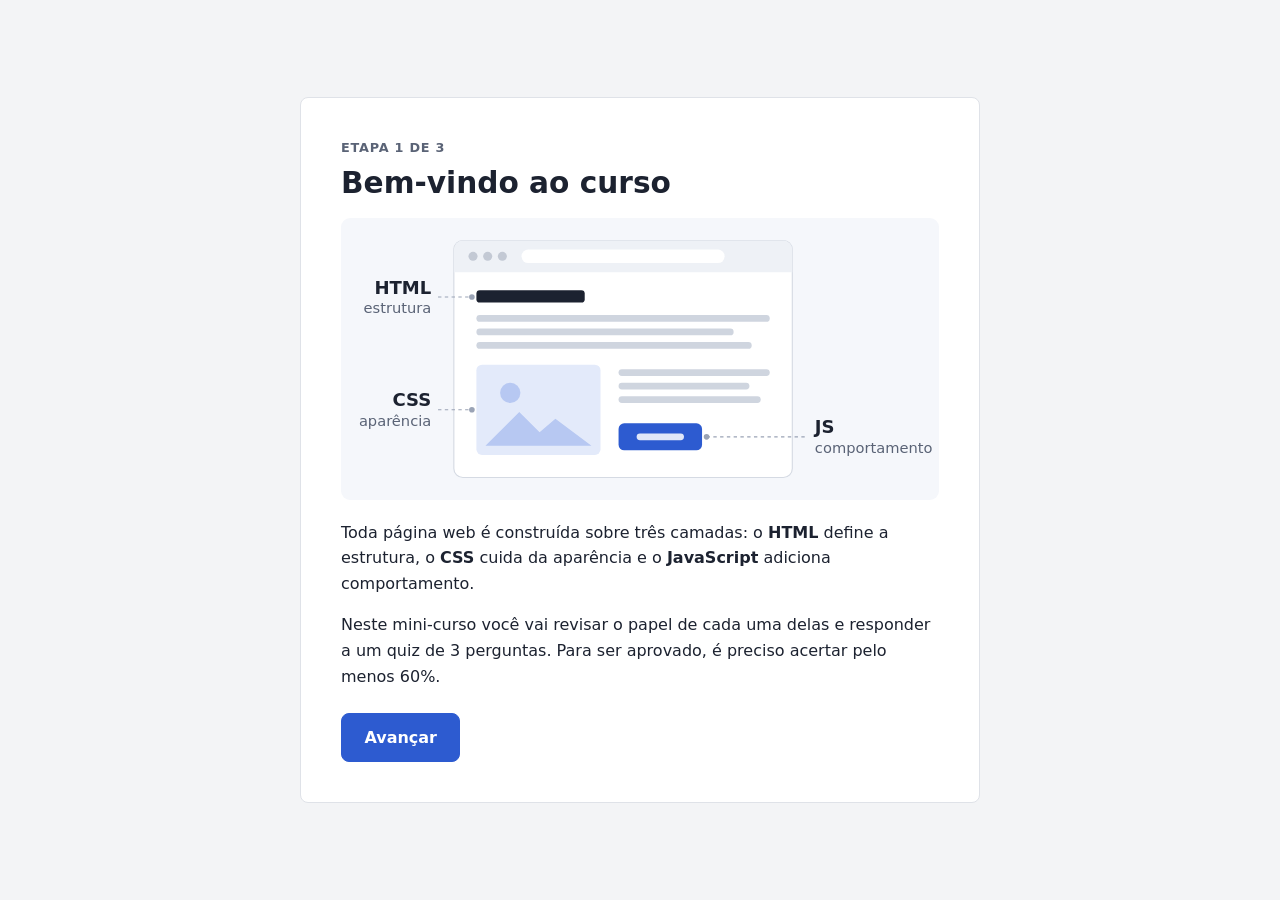
<file: curso/index.html>
<!DOCTYPE html>
<html lang="pt-BR">
<head>
  <meta charset="UTF-8">
  <meta name="viewport" content="width=device-width, initial-scale=1">
  <title>Fundamentos de HTML, CSS e JavaScript</title>
  <link rel="stylesheet" href="css/estilo.css">
</head>
<body>
  <main class="curso">

    <section class="tela" id="tela-boas-vindas" aria-labelledby="titulo-boas-vindas">
      <p class="tela__etapa">Etapa 1 de 3</p>
      <h1 id="titulo-boas-vindas">Bem-vindo ao curso</h1>
      <figure class="ilustracao">
        <img src="img/camadas-web.svg" width="530" height="250"
             alt="Esboço de uma página web: o HTML aponta para a estrutura, o CSS para a aparência e o JS para o botão.">
      </figure>
      <p>
        Toda página web é construída sobre três camadas: o <strong>HTML</strong> define a estrutura,
        o <strong>CSS</strong> cuida da aparência e o <strong>JavaScript</strong> adiciona comportamento.
      </p>
      <p>
        Neste mini-curso você vai revisar o papel de cada uma delas e responder a um quiz de
        3 perguntas. Para ser aprovado, é preciso acertar pelo menos 60%.
      </p>
      <div class="tela__acoes">
        <button type="button" class="botao" data-acao="avancar">Avançar</button>
      </div>
    </section>

    <section class="tela" id="tela-quiz" aria-labelledby="titulo-quiz" hidden>
      <p class="tela__etapa">Etapa 2 de 3</p>
      <h1 id="titulo-quiz">Quiz</h1>

      <form class="quiz" id="quiz">
        <p class="quiz__progresso" id="quiz-progresso"></p>
        <fieldset class="quiz__pergunta">
          <legend id="quiz-enunciado"></legend>
          <div class="quiz__opcoes" id="quiz-opcoes"></div>
        </fieldset>
        <p class="quiz__feedback" id="quiz-feedback" role="status" aria-live="polite"></p>
        <div class="tela__acoes">
          <button type="submit" class="botao" id="quiz-confirmar">Confirmar</button>
          <button type="button" class="botao" id="quiz-proxima" hidden>Próxima pergunta</button>
        </div>
      </form>

      <div class="resultado" id="resultado" hidden>
        <p class="resultado__nota" id="resultado-nota"></p>
        <p id="resultado-mensagem"></p>
        <div class="tela__acoes">
          <button type="button" class="botao" id="resultado-avancar" data-acao="avancar">Avançar</button>
          <button type="button" class="botao" id="resultado-reiniciar" data-acao="reiniciar">Reiniciar curso</button>
          <button type="button" class="botao botao--secundario" data-acao="sair">Sair do curso</button>
        </div>
      </div>
    </section>

    <section class="tela" id="tela-conclusao" aria-labelledby="titulo-conclusao" hidden>
      <p class="tela__etapa">Etapa 3 de 3</p>
      <h1 id="titulo-conclusao">Parabéns, você concluiu!</h1>
      <p id="conclusao-nota"></p>
      <p>Obrigado por participar do curso.</p>
      <div class="tela__acoes">
        <button type="button" class="botao" data-acao="sair">Sair do curso</button>
        <button type="button" class="botao botao--secundario" data-acao="reiniciar">Reiniciar curso</button>
      </div>
    </section>

    <section class="tela" id="tela-encerrada" aria-labelledby="titulo-encerrada" hidden>
      <h1 id="titulo-encerrada">Sessão encerrada</h1>
      <p>Seu progresso foi salvo. Você já pode fechar esta janela.</p>
    </section>

  </main>

  <script src="js/scorm-api.js"></script>
  <script src="js/rastreamento.js"></script>
  <script src="js/navegacao.js"></script>
  <script src="js/perguntas.js"></script>
  <script src="js/quiz.js"></script>
  <script src="js/tela-quiz.js"></script>
  <script src="js/curso.js"></script>
</body>
</html>
</file>
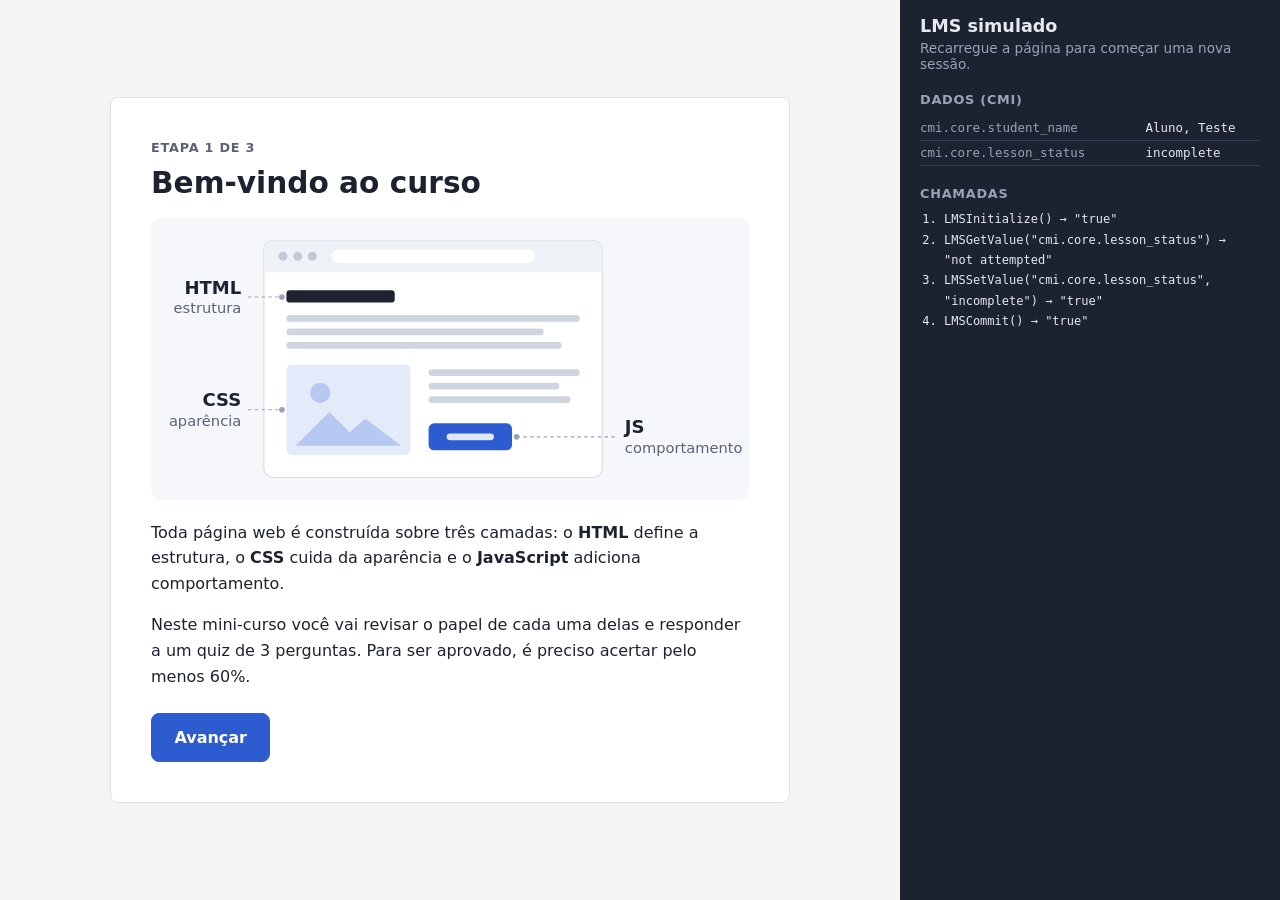
<file: teste/index.html>
<!DOCTYPE html>
<html lang="pt-BR">
<head>
  <meta charset="UTF-8">
  <meta name="viewport" content="width=device-width, initial-scale=1">
  <title>Teste local do SCORM</title>
  <link rel="stylesheet" href="painel.css">
</head>
<body>
  <main class="teste">
    <iframe class="teste__curso" id="curso" title="Curso SCORM"></iframe>

    <aside class="teste__painel">
      <h1>LMS simulado</h1>
      <p class="teste__dica">Recarregue a página para começar uma nova sessão.</p>

      <h2>Dados (cmi)</h2>
      <table>
        <tbody id="dados"></tbody>
      </table>

      <h2>Chamadas</h2>
      <ol class="teste__registro" id="registro"></ol>
    </aside>
  </main>

  <script src="api-simulada.js"></script>
</body>
</html>
</file>
<file: curso/css/estilo.css>
:root {
  --cor-fundo: #f3f4f6;
  --cor-superficie: #ffffff;
  --cor-borda: #dfe2e8;
  --cor-texto: #1c2230;
  --cor-texto-suave: #5a6376;
  --cor-destaque: #2d5bd0;
  --cor-destaque-escura: #2249ab;
  --cor-acerto: #1d7a4b;
  --cor-acerto-fundo: #e9f6ef;
  --cor-erro: #b3261e;
  --cor-erro-fundo: #fbeceb;
  --raio: 8px;
  --espaco: 1rem;
}

*,
*::before,
*::after {
  box-sizing: border-box;
}

body {
  margin: 0;
  min-height: 100vh;
  display: grid;
  place-items: center;
  padding: calc(var(--espaco) * 1.5) var(--espaco);
  background: var(--cor-fundo);
  color: var(--cor-texto);
  font-family: system-ui, -apple-system, "Segoe UI", Roboto, sans-serif;
  font-size: 1rem;
  line-height: 1.6;
}

h1 {
  margin: 0 0 var(--espaco);
  font-size: clamp(1.4rem, 4vw, 1.85rem);
  line-height: 1.25;
}

p {
  margin: 0 0 var(--espaco);
}

/* Títulos recebem foco via script ao trocar de tela; não precisam de contorno. */
[tabindex="-1"]:focus {
  outline: none;
}

/* Contêiner e telas */

.curso {
  width: 100%;
  max-width: 680px;
  background: var(--cor-superficie);
  border: 1px solid var(--cor-borda);
  border-radius: var(--raio);
  padding: clamp(1.25rem, 5vw, 2.5rem);
}

.tela__etapa {
  margin-bottom: 0.35rem;
  color: var(--cor-texto-suave);
  font-size: 0.8rem;
  font-weight: 600;
  letter-spacing: 0.06em;
  text-transform: uppercase;
}

.tela__acoes {
  display: flex;
  flex-wrap: wrap;
  gap: 0.75rem;
  margin-top: calc(var(--espaco) * 1.5);
}

.ilustracao {
  margin: 0 0 calc(var(--espaco) * 1.25);
}

.ilustracao img {
  display: block;
  width: 100%;
  height: auto;
}

/* Botões */

.botao {
  appearance: none;
  border: 1px solid var(--cor-destaque);
  border-radius: var(--raio);
  padding: 0.65rem 1.4rem;
  background: var(--cor-destaque);
  color: #fff;
  font: inherit;
  font-weight: 600;
  cursor: pointer;
  transition: background-color 0.15s ease;
}

.botao:hover {
  background: var(--cor-destaque-escura);
}

.botao:disabled {
  opacity: 0.5;
  cursor: not-allowed;
}

.botao--secundario {
  background: transparent;
  color: var(--cor-destaque);
}

.botao--secundario:hover {
  background: #eef2fc;
}

.botao:focus-visible,
.quiz__opcao:focus-within {
  outline: 3px solid rgba(45, 91, 208, 0.35);
  outline-offset: 2px;
}

/* Quiz */

.quiz__progresso {
  margin-bottom: 0.5rem;
  color: var(--cor-texto-suave);
  font-size: 0.9rem;
}

.quiz__pergunta {
  margin: 0;
  padding: 0;
  border: 0;
}

.quiz__pergunta legend {
  margin-bottom: 0.75rem;
  padding: 0;
  font-size: 1.1rem;
  font-weight: 600;
}

.quiz__opcoes {
  display: grid;
  gap: 0.6rem;
}

.quiz__opcao {
  display: flex;
  align-items: flex-start;
  gap: 0.7rem;
  padding: 0.75rem 0.9rem;
  border: 1px solid var(--cor-borda);
  border-radius: var(--raio);
  cursor: pointer;
  transition: border-color 0.15s ease;
}

.quiz__opcao:has(input:enabled):hover {
  border-color: var(--cor-destaque);
}

.quiz__opcao input {
  margin-top: 0.3rem;
  accent-color: var(--cor-destaque);
}

.quiz__opcao:has(input:disabled) {
  cursor: default;
}

.quiz__opcao--correta {
  border-color: var(--cor-acerto);
  background: var(--cor-acerto-fundo);
}

.quiz__opcao--errada {
  border-color: var(--cor-erro);
  background: var(--cor-erro-fundo);
}

.quiz__feedback {
  min-height: 1.6em;
  margin: var(--espaco) 0 0;
  font-weight: 600;
}

.quiz__feedback--acerto {
  color: var(--cor-acerto);
}

.quiz__feedback--erro {
  color: var(--cor-erro);
}

/* Resultado */

.resultado__nota {
  font-size: 1.5rem;
  font-weight: 700;
}

/* Telas pequenas */

@media (max-width: 480px) {
  body {
    padding: 0;
    place-items: stretch;
  }

  .curso {
    min-height: 100vh;
    border: 0;
    border-radius: 0;
  }

  .tela__acoes .botao {
    flex: 1 1 100%;
  }
}
</file>
<file: teste/painel.css>
body {
  margin: 0;
  font-family: system-ui, -apple-system, "Segoe UI", Roboto, sans-serif;
  color: #1c2230;
  background: #e9ebef;
}

.teste {
  display: grid;
  grid-template-columns: 1fr 380px;
  height: 100vh;
}

.teste__curso {
  width: 100%;
  height: 100%;
  border: 0;
}

.teste__painel {
  overflow-y: auto;
  padding: 1rem 1.25rem;
  background: #1c2230;
  color: #e6e9ef;
  font-size: 0.85rem;
}

.teste__painel h1 {
  margin: 0;
  font-size: 1.1rem;
}

.teste__painel h2 {
  margin: 1.25rem 0 0.5rem;
  font-size: 0.8rem;
  letter-spacing: 0.06em;
  text-transform: uppercase;
  color: #9aa3b5;
}

.teste__dica {
  margin: 0.25rem 0 0;
  color: #9aa3b5;
}

table {
  width: 100%;
  border-collapse: collapse;
}

th,
td {
  padding: 0.3rem 0;
  border-bottom: 1px solid #333b4d;
  text-align: left;
  vertical-align: top;
  font-family: ui-monospace, Consolas, monospace;
  font-size: 0.78rem;
}

th {
  font-weight: 400;
  color: #9aa3b5;
  padding-right: 0.75rem;
}

.teste__registro {
  margin: 0;
  padding-left: 1.5rem;
  font-family: ui-monospace, Consolas, monospace;
  font-size: 0.75rem;
  line-height: 1.7;
  overflow-wrap: anywhere;
}

@media (max-width: 800px) {
  .teste {
    grid-template-columns: 1fr;
    grid-template-rows: 70vh auto;
    height: auto;
  }
}
</file>
